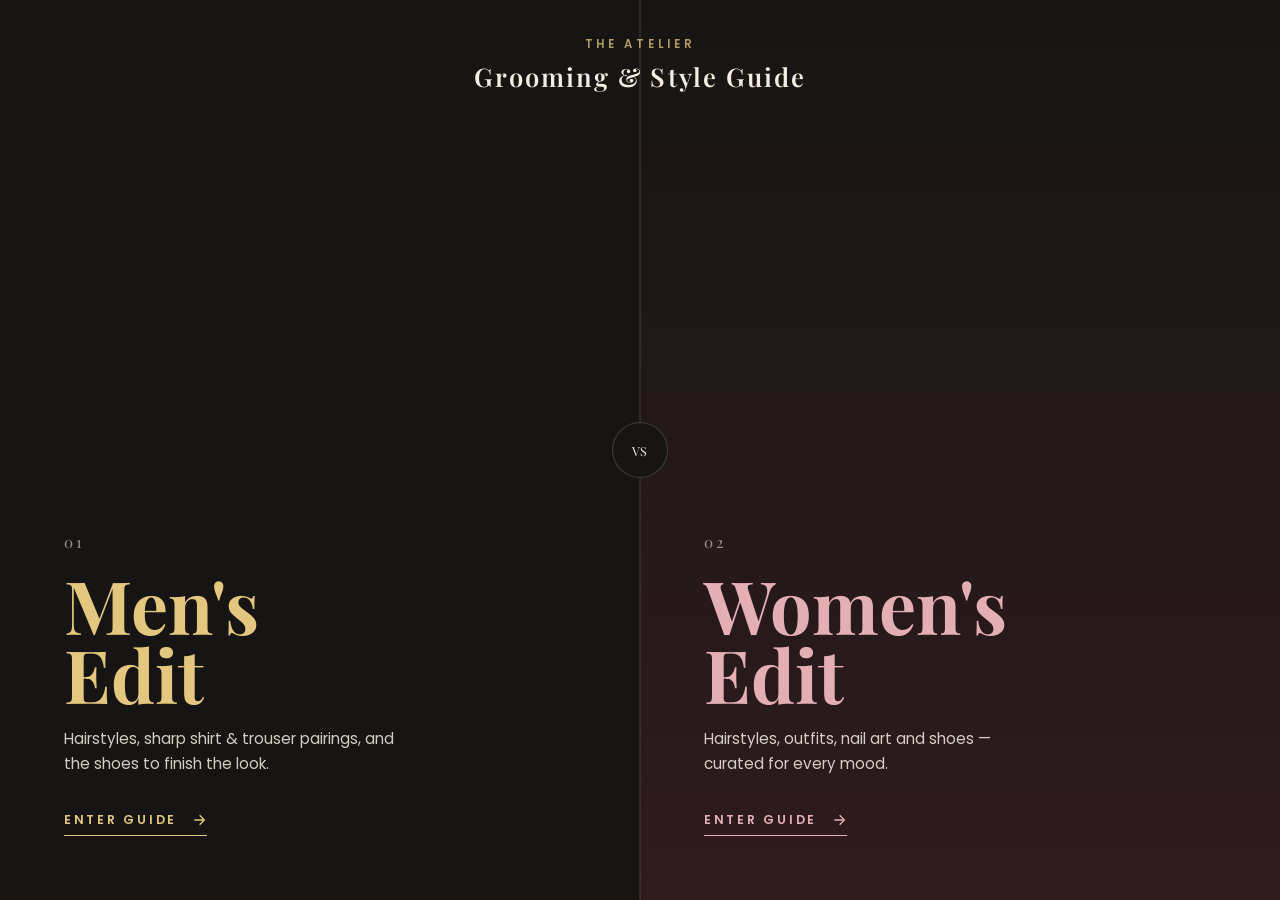
<file: index.html>
<!DOCTYPE html>
<html lang="en">
<head>
<meta charset="UTF-8">
<meta name="viewport" content="width=device-width, initial-scale=1.0">
<title>The Atelier — Choose Your Style Guide</title>
<link rel="preconnect" href="https://fonts.googleapis.com">
<link href="https://fonts.googleapis.com/css2?family=Playfair+Display:wght@600;700;800&family=Poppins:wght@400;500;600&display=swap" rel="stylesheet">
<link rel="stylesheet" href="style.css">
</head>
<body>

<div class="home">
  <div class="home-mark">
    <div class="eyebrow">The Atelier</div>
    <h1>Grooming &amp; Style Guide</h1>
  </div>

  <div class="split">

    <a class="panel panel--male" href="men.html" aria-label="Open male grooming guide">
      <div class="panel-bg" style="background-image:url('https://images.unsplash.com/photo-1492447166138-50c3889fccb1?auto=format&fit=crop&w=1200&q=80');"></div>
      <div class="panel-tint"></div>
      <div class="panel-content">
        <div class="panel-index">01</div>
        <div class="panel-title">Men's<br>Edit</div>
        <p class="panel-desc">Hairstyles, sharp shirt &amp; trouser pairings, and the shoes to finish the look.</p>
        <span class="panel-cta">Enter guide
          <svg viewBox="0 0 24 24" fill="none" stroke="currentColor" stroke-width="2"><path d="M5 12h14M13 5l7 7-7 7"/></svg>
        </span>
      </div>
    </a>

    <a class="panel panel--female" href="female.html" aria-label="Open female grooming guide">
      <div class="panel-bg" style="background-image:url('https://images.unsplash.com/photo-1487412947147-5cebf100ffc2?auto=format&fit=crop&w=1200&q=80');"></div>
      <div class="panel-tint"></div>
      <div class="panel-content">
        <div class="panel-index">02</div>
        <div class="panel-title">Women's<br>Edit</div>
        <p class="panel-desc">Hairstyles, outfits, nail art and shoes — curated for every mood.</p>
        <span class="panel-cta">Enter guide
          <svg viewBox="0 0 24 24" fill="none" stroke="currentColor" stroke-width="2"><path d="M5 12h14M13 5l7 7-7 7"/></svg>
        </span>
      </div>
    </a>

    <div class="divider"></div>
    <div class="divider-badge">VS</div>
  </div>
</div>

</body>
</html>
</file>
<file: style.css>
/* ============================================
   STYLE GUIDE — shared design tokens
   ============================================ */
:root{
  --ivory:#F3EDE3;
  --charcoal:#171513;
  --charcoal-soft:#26221E;
  --gold:#C9A14A;
  --gold-soft:#E4C77E;
  --rose:#C97B84;
  --rose-soft:#E3AEB4;
  --sage:#6B7A63;
  --line: rgba(243,237,227,0.18);
  --line-dark: rgba(23,21,19,0.12);
  --shadow: 0 30px 60px -25px rgba(0,0,0,0.55);
  --display: "Playfair Display", "Times New Roman", serif;
  --body: "Poppins", "Segoe UI", sans-serif;
  --eyebrow: "Poppins", sans-serif;
}

*{ margin:0; padding:0; box-sizing:border-box; }

html{ scroll-behavior:smooth; }

body{
  font-family: var(--body);
  background: var(--ivory);
  color: var(--charcoal);
  -webkit-font-smoothing:antialiased;
}

img{ display:block; max-width:100%; }

a{ color:inherit; text-decoration:none; }

::selection{ background: var(--gold-soft); color:var(--charcoal); }

/* Focus visibility for accessibility */
a:focus-visible, button:focus-visible{
  outline: 2px solid var(--gold);
  outline-offset: 4px;
}

@media (prefers-reduced-motion: reduce){
  *{ animation-duration:0.001ms !important; transition-duration:0.001ms !important; }
}

/* ---------- shared eyebrow / labels ---------- */
.eyebrow{
  font-family: var(--eyebrow);
  font-size:0.72rem;
  letter-spacing:0.32em;
  text-transform:uppercase;
  font-weight:600;
  opacity:0.75;
}

/* ============================================
   HOME PAGE
   ============================================ */
.home{
  height:100vh;
  width:100%;
  overflow:hidden;
  position:relative;
  background:var(--charcoal);
}

.home-mark{
  position:absolute;
  top:36px;
  left:0;
  right:0;
  text-align:center;
  z-index:5;
  color:var(--ivory);
  pointer-events:none;
}
.home-mark .eyebrow{ color:var(--gold-soft); }
.home-mark h1{
  font-family:var(--display);
  font-size:1.6rem;
  font-weight:600;
  letter-spacing:0.08em;
  margin-top:6px;
}

.split{
  display:flex;
  height:100%;
  width:100%;
}

.panel{
  position:relative;
  flex:1;
  overflow:hidden;
  display:flex;
  align-items:flex-end;
  isolation:isolate;
  transition: flex-grow 0.6s cubic-bezier(.2,.8,.2,1);
}

.split:has(.panel:hover) .panel:not(:hover){
  flex-grow:0.82;
}
.panel:hover{
  flex-grow:1.18;
}

.panel-bg{
  position:absolute;
  inset:0;
  background-size:cover;
  background-position:center;
  transform:scale(1.04);
  transition: transform 0.8s ease;
}
.panel:hover .panel-bg{ transform:scale(1.1); }

.panel-tint{
  position:absolute;
  inset:0;
  z-index:1;
}
.panel--male .panel-tint{
  background: linear-gradient(180deg, rgba(23,21,19,0.15) 0%, rgba(23,21,19,0.92) 100%);
}
.panel--female .panel-tint{
  background: linear-gradient(180deg, rgba(23,21,19,0.1) 0%, rgba(50,28,32,0.88) 100%);
}

.panel-content{
  position:relative;
  z-index:2;
  width:100%;
  padding:64px;
  color:var(--ivory);
}

.panel-index{
  font-family:var(--display);
  font-size:0.95rem;
  letter-spacing:0.2em;
  opacity:0.6;
  margin-bottom:18px;
}

.panel-title{
  font-family:var(--display);
  font-size:clamp(2.4rem, 6vw, 4.6rem);
  line-height:0.95;
  font-weight:700;
  margin-bottom:18px;
}

.panel--male .panel-title{ color:var(--gold-soft); }
.panel--female .panel-title{ color:var(--rose-soft); }

.panel-desc{
  max-width:340px;
  font-size:0.95rem;
  line-height:1.6;
  opacity:0.85;
  margin-bottom:30px;
}

.panel-cta{
  display:inline-flex;
  align-items:center;
  gap:14px;
  font-family:var(--eyebrow);
  font-size:0.78rem;
  letter-spacing:0.22em;
  text-transform:uppercase;
  font-weight:600;
  padding-bottom:6px;
  border-bottom:1px solid currentColor;
  transition: gap 0.3s ease, opacity 0.3s ease;
}
.panel:hover .panel-cta{ gap:22px; }
.panel--male .panel-cta{ color:var(--gold-soft); }
.panel--female .panel-cta{ color:var(--rose-soft); }

.panel-cta svg{ width:16px; height:16px; transition:transform 0.3s ease; }
.panel:hover .panel-cta svg{ transform:translateX(4px); }

.divider{
  position:absolute;
  top:0; bottom:0; left:50%;
  width:1px;
  background:var(--line);
  z-index:3;
  transform:translateX(-0.5px);
}
.divider-badge{
  position:absolute;
  top:50%; left:50%;
  transform:translate(-50%,-50%);
  width:56px; height:56px;
  border-radius:50%;
  border:1px solid var(--line);
  background:var(--charcoal);
  display:flex; align-items:center; justify-content:center;
  font-family:var(--display);
  color:var(--ivory);
  font-size:0.78rem;
  letter-spacing:0.05em;
  z-index:4;
}

@media (max-width:760px){
  .split{ flex-direction:column; }
  .divider{ top:50%; bottom:auto; left:0; right:0; width:100%; height:1px; }
  .panel-content{ padding:36px; }
  .panel-title{ font-size:2.4rem; }
  .home-mark{ top:20px; }
}

/* ============================================
   INNER PAGES (male / female grooming guides)
   ============================================ */
.page{ background:var(--ivory); min-height:100vh; }

.nav{
  position:sticky;
  top:0;
  z-index:50;
  display:flex;
  align-items:center;
  justify-content:space-between;
  padding:22px 56px;
  backdrop-filter: blur(10px);
}
.nav-back{
  display:flex;
  align-items:center;
  gap:10px;
  font-family:var(--eyebrow);
  font-size:0.78rem;
  letter-spacing:0.18em;
  text-transform:uppercase;
  font-weight:600;
}
.nav-back svg{ width:16px; height:16px; }
.nav-brand{
  font-family:var(--display);
  font-size:1rem;
  letter-spacing:0.1em;
}

.hero{
  position:relative;
  padding:80px 56px 70px;
  overflow:hidden;
}
.hero-grid{
  display:grid;
  grid-template-columns:1.1fr 0.9fr;
  gap:60px;
  align-items:center;
}
.hero-title{
  font-family:var(--display);
  font-size:clamp(2.6rem,5.4vw,4.4rem);
  line-height:1.02;
  font-weight:700;
}
.hero-sub{
  margin-top:22px;
  max-width:460px;
  font-size:1rem;
  line-height:1.75;
  opacity:0.78;
}
.hero-figure{
  position:relative;
  border-radius:6px;
  overflow:hidden;
  aspect-ratio: 4/5;
  box-shadow:var(--shadow);
}
.hero-figure img{ width:100%; height:100%; object-fit:cover; }
.hero-figure::after{
  content:"";
  position:absolute; inset:0;
  background:linear-gradient(180deg, transparent 60%, rgba(0,0,0,0.45) 100%);
}

.section{
  padding:60px 56px 10px;
  max-width:1280px;
  margin:0 auto;
}
.section-head{
  display:flex;
  align-items:baseline;
  justify-content:space-between;
  gap:24px;
  border-bottom:1px solid var(--line-dark);
  padding-bottom:22px;
  margin-bottom:42px;
}
.section-title{
  font-family:var(--display);
  font-size:clamp(1.7rem,3vw,2.4rem);
  font-weight:700;
}
.section-count{
  font-family:var(--eyebrow);
  font-size:0.75rem;
  letter-spacing:0.2em;
  text-transform:uppercase;
  opacity:0.55;
  white-space:nowrap;
}

.grid{
  display:grid;
  grid-template-columns:repeat(4, 1fr);
  gap:28px;
  padding-bottom:80px;
}
@media (max-width:1100px){ .grid{ grid-template-columns:repeat(2,1fr); } }
@media (max-width:560px){ .grid{ grid-template-columns:1fr; } }

.card{
  background:#fff;
  border-radius:4px;
  overflow:hidden;
  box-shadow: 0 1px 0 var(--line-dark);
  transition: transform 0.35s ease, box-shadow 0.35s ease;
}
.card:hover{
  transform:translateY(-6px);
  box-shadow: 0 24px 40px -20px rgba(0,0,0,0.3);
}
.card-figure{
  position:relative;
  aspect-ratio:3/4;
  overflow:hidden;
  background:var(--charcoal-soft);
}
.card-figure img{
  width:100%; height:100%; object-fit:cover;
  transition: transform 0.6s ease;
}
.card:hover .card-figure img{ transform:scale(1.07); }

.card-tag{
  position:absolute;
  top:14px; left:14px;
  font-family:var(--eyebrow);
  font-size:0.62rem;
  letter-spacing:0.14em;
  text-transform:uppercase;
  font-weight:600;
  color:var(--ivory);
  background:rgba(23,21,19,0.55);
  padding:6px 10px;
  border-radius:2px;
}

.card-body{ padding:18px 20px 22px; }
.card-name{
  font-family:var(--display);
  font-size:1.08rem;
  font-weight:700;
  margin-bottom:6px;
}
.card-desc{
  font-size:0.84rem;
  line-height:1.5;
  opacity:0.7;
}

/* combo card: two stacked images (top+bottom) for shirt/pant pairing */
.combo-figure{
  display:grid;
  grid-template-rows:1fr 1fr;
  aspect-ratio:3/4;
  gap:2px;
  background:var(--line-dark);
}
.combo-figure img{ width:100%; height:100%; object-fit:cover; }

/* footer */
.footer{
  text-align:center;
  padding:50px 24px 70px;
  font-family:var(--eyebrow);
  font-size:0.75rem;
  letter-spacing:0.18em;
  text-transform:uppercase;
  opacity:0.5;
}

@media (max-width:900px){
  .nav{ padding:18px 24px; }
  .hero{ padding:50px 24px 40px; }
  .hero-grid{ grid-template-columns:1fr; gap:36px; }
  .section{ padding:40px 24px 10px; }
}
</file>
